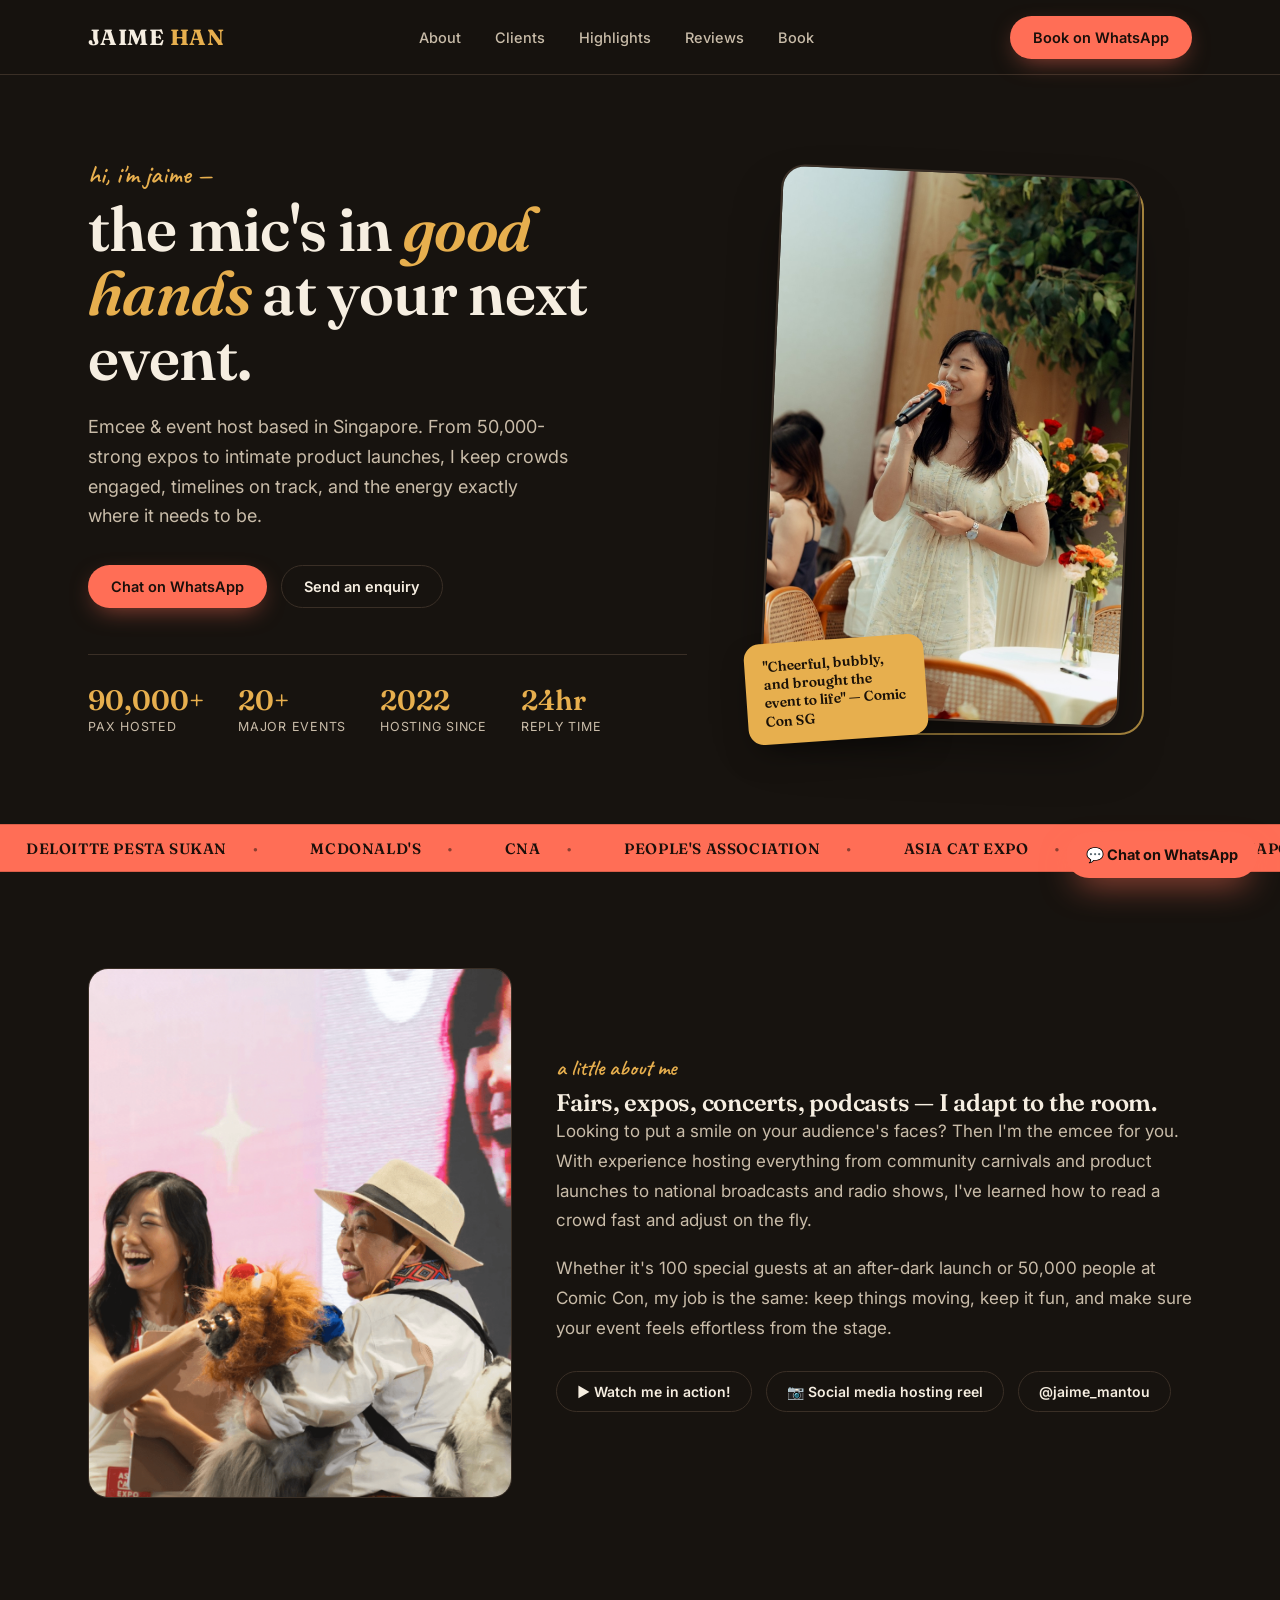
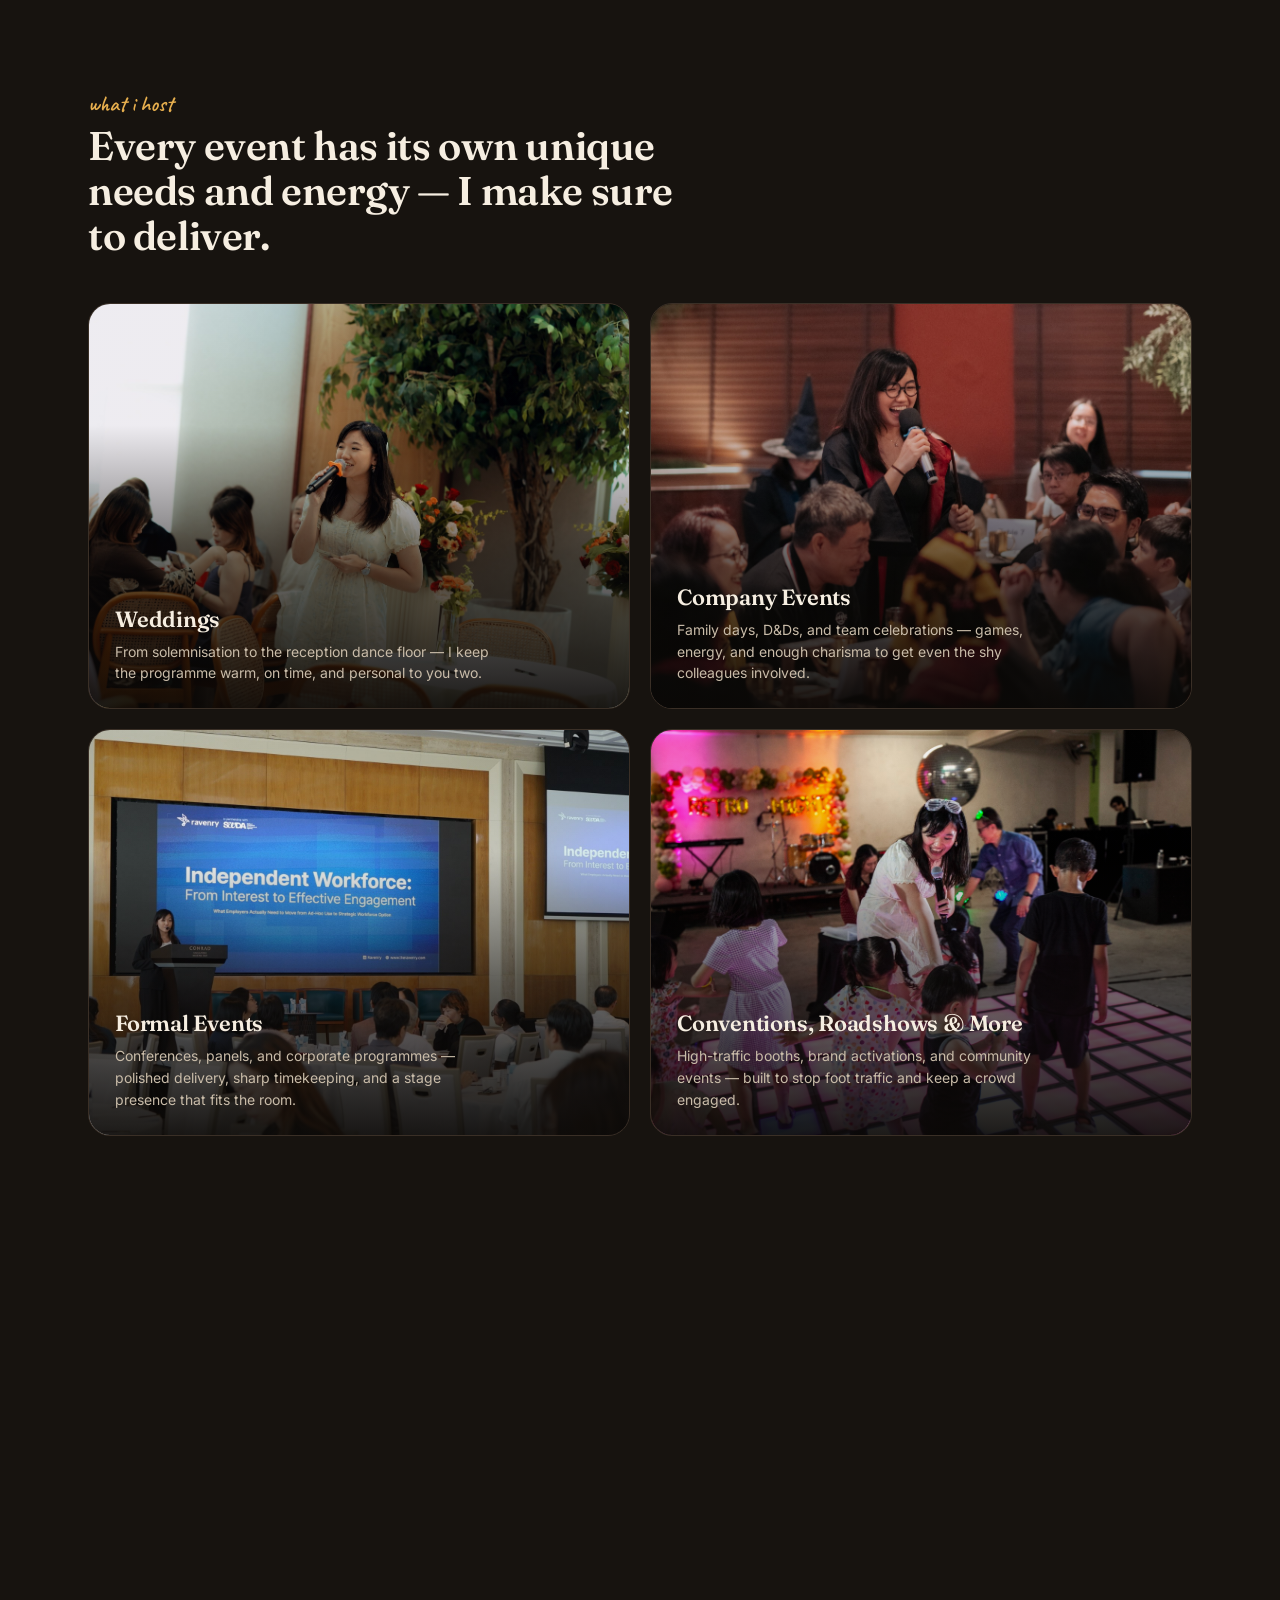
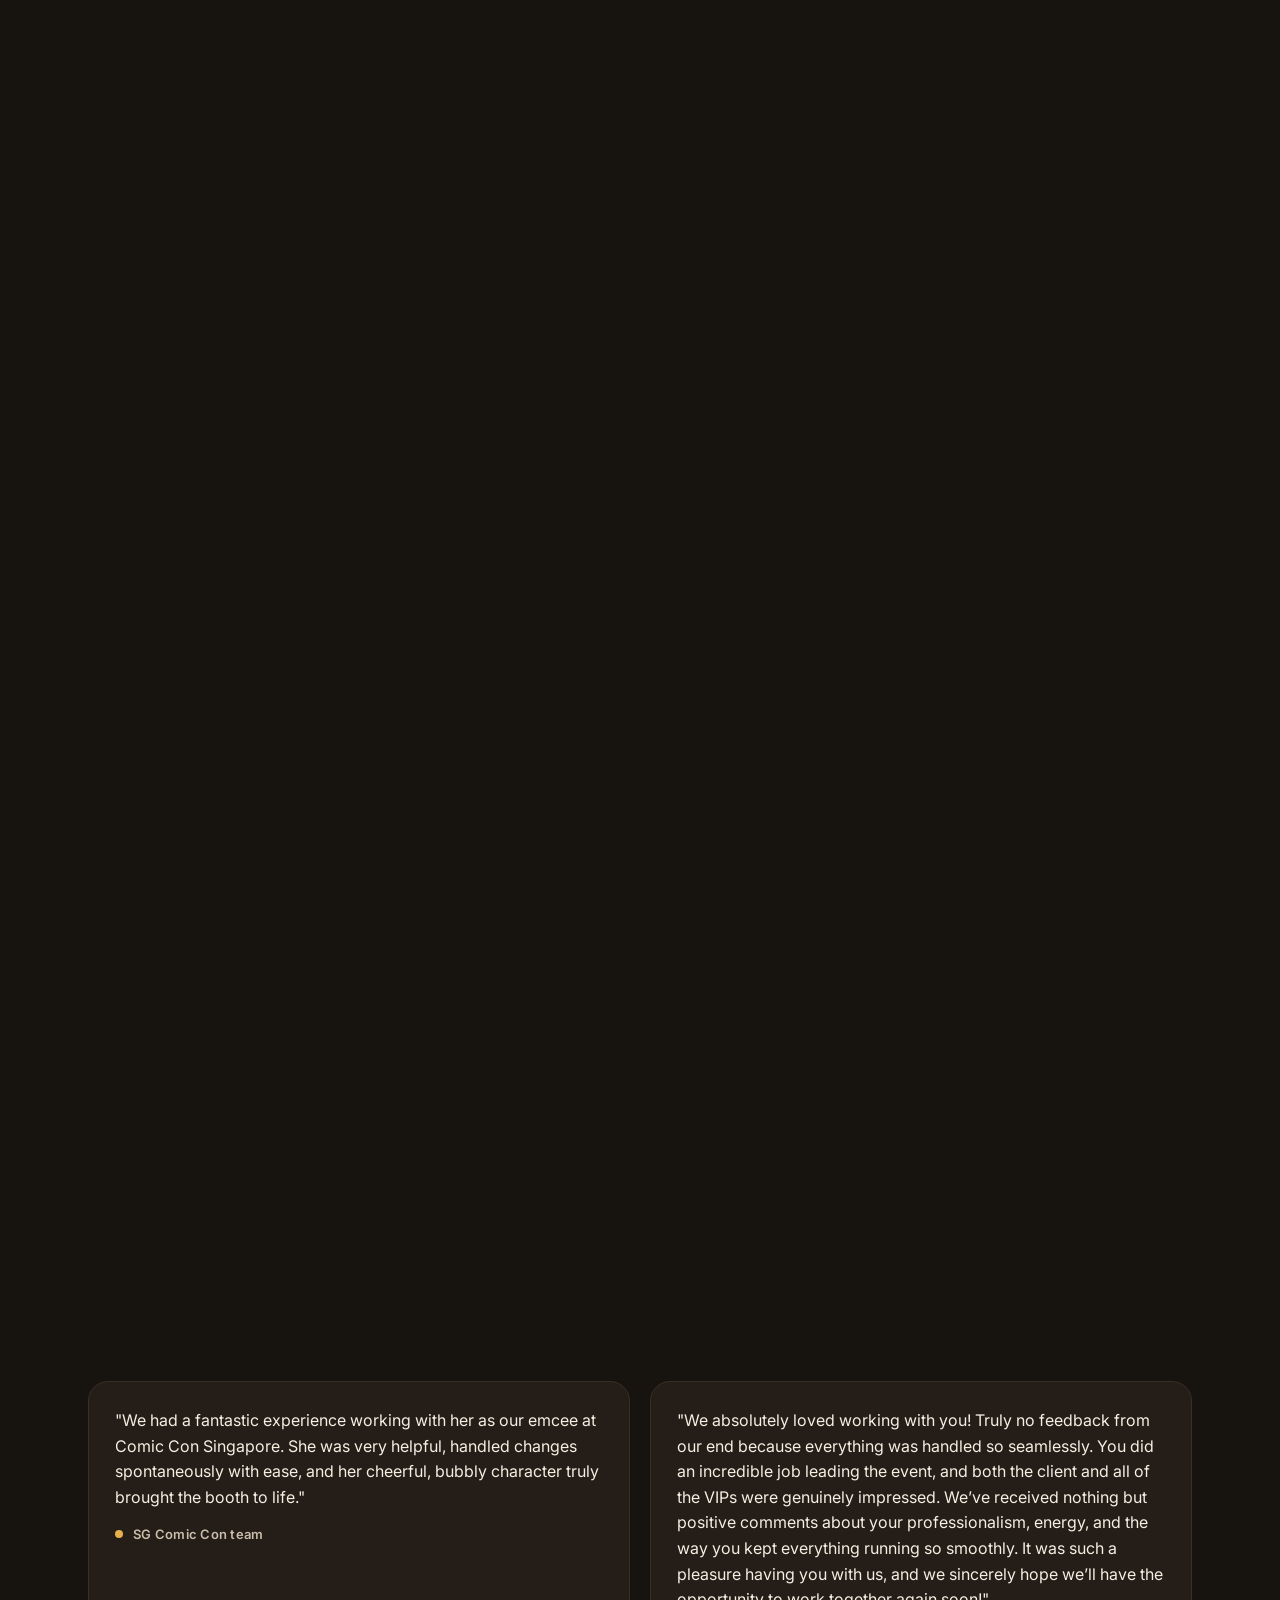
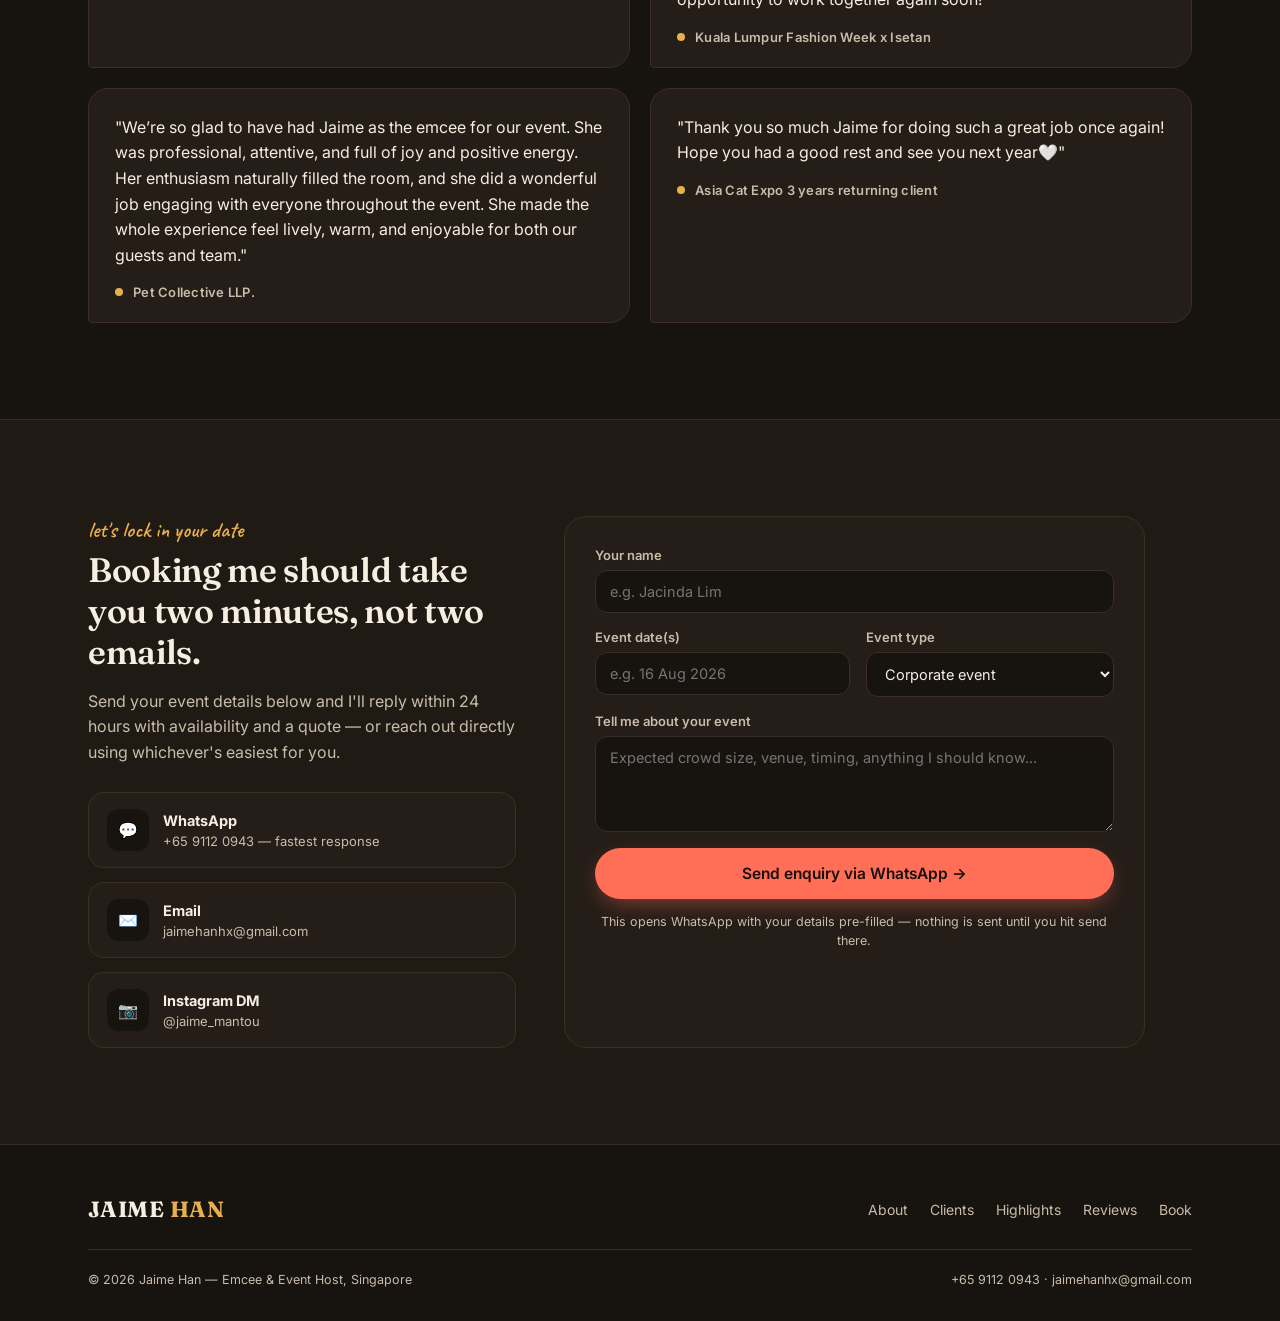
<file: index.html>
<!DOCTYPE html>
<html lang="en">
<head>
<meta charset="UTF-8">
<meta name="viewport" content="width=device-width, initial-scale=1.0">
<title>Jaime Han — Emcee &amp; Event Host, Singapore</title>
<link rel="preconnect" href="https://fonts.googleapis.com">
<link rel="preconnect" href="https://fonts.gstatic.com" crossorigin>
<link href="https://fonts.googleapis.com/css2?family=Fraunces:ital,opsz,wght@0,9..144,400;0,9..144,500;0,9..144,600;0,9..144,700;1,9..144,500;1,9..144,600&family=Inter:wght@400;500;600;700;800&family=Caveat:wght@500;600;700&display=swap" rel="stylesheet">
<link rel="stylesheet" href="style.css">
<link rel="icon" type="image/x-icon" href="/images/favicon-emcee.png">
</head>
<body>

<header>
  <nav class="wrap">
    <a href="#top" class="logo">JAIME <span>HAN</span></a>
    <ul class="nav-links">
      <li><a href="#about">About</a></li>
      <li><a href="#clients">Clients</a></li>
      <li><a href="#highlights">Highlights</a></li>
      <li><a href="#reviews">Reviews</a></li>
      <li><a href="#book">Book</a></li>
    </ul>
    <a class="btn btn-primary nav-cta" href="https://wa.me/6591120943?text=Hi%20Jaime!%20I'd%20love%20to%20check%20your%20availability%20for%20an%20event." target="_blank" rel="noopener">Book on WhatsApp</a>
  </nav>
</header>

<main id="top">
  <section class="hero">
    <div class="wrap">
      <div>
        <span class="hero-eyebrow script">hi, i'm jaime —</span>
        <h1>the mic's in <em>good hands</em> at your next event.</h1>
        <p class="lede">Emcee &amp; event host based in Singapore. From 50,000-strong expos to intimate product launches, I keep crowds engaged, timelines on track, and the energy exactly where it needs to be.</p>
        <div class="hero-ctas">
          <a class="btn btn-primary" href="https://wa.me/6591120943?text=Hi%20Jaime!%20I'd%20love%20to%20check%20your%20availability%20for%20an%20event." target="_blank" rel="noopener">Chat on WhatsApp</a>
          <a class="btn btn-outline" href="#book">Send an enquiry</a>
        </div>
        <div class="stats-row">
          <div><div class="stat-num">90,000+</div><div class="stat-label">Pax Hosted</div></div>
          <div><div class="stat-num">20+</div><div class="stat-label">Major Events</div></div>
          <div><div class="stat-num">2022</div><div class="stat-label">Hosting Since</div></div>
          <div><div class="stat-num">24hr</div><div class="stat-label">Reply Time</div></div>
        </div>
      </div>
      <div class="hero-photo-wrap">
        <img class="hero-photo" src="images/hero2.jpg" alt="Jaime Han, emcee and event host">
        <div class="hero-badge">"Cheerful, bubbly, and brought the event to life" — Comic Con SG</div>
      </div>
    </div>
  </section>

  <div class="ticker-strip">
    <div class="ticker-track" id="tickerTrack">
    </div>
  </div>

  <section class="pad" id="about">
    <div class="wrap about-grid">
      <img class="about-photo reveal" src="images/asia_cat.jpg" alt="Jaime hosting Asia Cat Expo">

      <div class="about-text reveal">
        <span class="eyebrow">a little about me</span>
        <h2>Fairs, expos, concerts, podcasts — I adapt to the room.</h2>
        <p>Looking to put a smile on your audience's faces? Then I'm the emcee for you. With experience hosting everything from community carnivals and product launches to national broadcasts and radio shows, I've learned how to read a crowd fast and adjust on the fly.</p>
        <p>Whether it's 100 special guests at an after-dark launch or 50,000 people at Comic Con, my job is the same: keep things moving, keep it fun, and make sure your event feels effortless from the stage.</p>
        <div class="link-row">
          <a class="link-chip" href="https://drive.google.com/drive/folders/1-ApMhZUr4qy7b8kGEfC4jnCyUd3QiH4K?usp=sharing" target="_blank" rel="noopener">▶ Watch me in action!</a>
          <a class="link-chip" href="https://www.instagram.com/reels/C8y3r4FSX2f/" target="_blank" rel="noopener">📷 Social media hosting reel</a>
          <a class="link-chip" href="https://www.instagram.com/jaime_mantou" target="_blank" rel="noopener">@jaime_mantou</a>
        </div>
      </div>
    </div>
  </section>

    <section class="pad" id="event-types">
    <div class="wrap">
      <div class="section-head reveal">
        <span class="eyebrow">what i host</span>
        <h2>Every event has its own unique needs and energy — I make sure to deliver.</h2>
      </div>
      <div class="event-types-grid">

        <div class="event-type-card reveal">
          <img src="images/wedding1.jpg" alt="Jaime hosting a wedding">
          <div class="event-type-overlay">
            <h3>Weddings</h3>
            <p>From solemnisation to the reception dance floor — I keep the programme warm, on time, and personal to you two.</p>
          </div>
        </div>

        <div class="event-type-card reveal">
          <img src="images/Ykk_Company_Family_Day1.jpg" alt="Jaime hosting a company family day">
          <div class="event-type-overlay">
            <h3>Company Events</h3>
            <p>Family days, D&amp;Ds, and team celebrations — games, energy, and enough charisma to get even the shy colleagues involved.</p>
          </div>
        </div>

        <div class="event-type-card reveal">
          <img src="images/SkillsFuture X Ravenry formal event 1.jpg" alt="Jaime hosting a formal conference">
          <div class="event-type-overlay">
            <h3>Formal Events</h3>
            <p>Conferences, panels, and corporate programmes — polished delivery, sharp timekeeping, and a stage presence that fits the room.</p>
          </div>
        </div>

        <div class="event-type-card reveal">
          <img src="images/Marsiling_PA_RetroNight1.jpg" alt="Jaime hosting a roadshow">
          <div class="event-type-overlay">
            <h3>Conventions, Roadshows &amp; More</h3>
            <p>High-traffic booths, brand activations, and community events — built to stop foot traffic and keep a crowd engaged.</p>
          </div>
        </div>

      </div>
    </div>
  </section>

  <section class="pad" id="highlights">
    <div class="wrap">
      <div class="section-head reveal">
        <span class="eyebrow">some crowds i've hosted</span>
        <h2>Selected highlights</h2>
      </div>
      <div class="grid-highlights">


        <div class="h-card reveal">
          <img src="images/heroimage.jpg" alt="Asia Cat Expo">
          <div class="h-card-body">
            <span class="h-pax">23,000 pax</span>
            <h3>Asia Cat Expo 2024–26</h3>
            <p>Main competition stage emcee and official social media host for Singapore's largest annual cat expo.</p>
          </div>
        </div>

        <div class="h-card reveal">
          <img src="images/comic_con.jpg" alt="SG Comic Con">
          <div class="h-card-body">
            <span class="h-pax">20,000 pax</span>
            <h3>SG Comic Con 2025</h3>
            <p>Emcee for Kayou — hosted special guests and ran live audience games at Singapore's largest pop culture expo.</p>
          </div>
        </div>

        <div class="h-card reveal">
          <img src="images/pet_social.jpg" alt="Pet Social Ground">
          <div class="h-card-body">
            <span class="h-pax">10,000 pax</span>
            <h3>Pet Social Ground 2025</h3>
            <p>Event stage emcee running pet competitions, talks, and audience segments across a full weekend fair.</p>
          </div>
        </div>

        <div class="h-card reveal">
          <img src="images/techweek.jpg" alt="Tech Week Singapore">
          <div class="h-card-body">
            <span class="h-pax">29,000 pax</span>
            <h3>Tech Week Singapore</h3>
            <p>Stage host for one of Asia's biggest tech conferences, with speakers from Microsoft, Google, and TikTok.</p>
          </div>
        </div>

        <div class="h-card reveal">
          <img src="images/mcdonalds.jpg" alt="McDonald's Roadshow">
          <div class="h-card-body">
            <span class="h-pax">5,000 pax</span>
            <h3>McDonald's Roadshow</h3>
            <p>Main emcee running interactive games and prizes at a high-traffic brand activation booth.</p>
          </div>
        </div>

        <div class="h-card reveal">
          <img src="images/pap_eunos.jpg" alt="People's Association CNY Event">
          <div class="h-card-body">
            <span class="h-pax">3,050 pax</span>
            <h3>PA Eunos CNY Event</h3>
            <p>Hosted People's Association's annual Chinese New Year celebration alongside ministers and the local community.</p>
          </div>
        </div>

        <div class="h-card reveal">
          <img src="images/AItalk2.jpg" alt="AI Ntu Talk">
          <div class="h-card-body">
            <span class="h-pax">500 tech professionals</span>
            <h3>PACE Forward x SGInnovate - AI at Work: Redesigning roles and career</h3>
            <p>Tech Talk hosted by NTU Alumni office in collaboration with SGInnovate tackling the issues of AI in the job market</p>
          </div>
        </div>

        <div class="h-card reveal">
          <img src="images/hpb.jpg" alt="HPB">
          <div class="h-card-body">
            <span class="h-pax">425k views</span>
            <h3>Health Promotion Board Social Media Video</h3>
            <p>The main emcee in a social media series from Health Promotion Board interviewing professionals on health tips.</p>
          </div>
        </div>

        <div class="h-card reveal">
          <img src="images/surrey_hills.png" alt="surrey_hills">
          <div class="h-card-body">
            <span class="h-pax">Giveaway 100 winners</span>
            <h3>Surrey Hills New Year Giveaway</h3>
            <p>Hosted a livestream promoting giveaways for surrey hills Lunar New Year Menu.</p>
          </div>
        </div>

        <div class="h-card reveal">
          <img src="images/clubpet_social.png" alt="clubpet socials">
          <div class="h-card-body">
            <span class="h-pax">100k views</span>
            <h3>ClubPet's Social Media Interviews</h3>
            <p>Created social media content for ClubPet's promoting their event and products</p>
          </div>
        </div>

        <div class="h-card reveal">
          <img src="images/digiup.jpg" alt="Digi-up Lunar New Year Celebration">
          <div class="h-card-body">
            <span class="h-pax">Community</span>
            <h3>Digi-Up LNY Celebration</h3>
            <p>Hosted a large-scale community lunar new year celebration, keeping energy high across generations.</p>
          </div>
        </div>

        <div class="h-card reveal">
          <img src="images/leemart.jpg" alt="Lee Mart Livestream">
          <div class="h-card-body">
            <span class="h-pax">500 over weekly viewers</span>
            <h3>Lee Mart Livestreams</h3>
            <p>Weekly livestream host running giveaways and product features for Korean brand Lee Mart, plus CNA podcast work.</p>
          </div>
        </div>

      </div>
    </div>
  </section>

   <section class="pad" id="clients">
    <div class="wrap">
      <div class="section-head reveal">
        <span class="eyebrow">the receipts</span>
        <h2>Brands &amp; organisations I've worked with</h2>
      </div>
      <div class="clients-grid">
        <div class="client-card reveal">
          <img src="images/mcdonalds_logoo.png" alt="McDonald's logo">
        </div>
        <div class="client-card reveal">
          <img src="images/comic_con_logo.png" alt="Comic Con logo">
        </div>
        <div class="client-card reveal">
          <img src="images/CNA-logo.gif" alt="Channel News Asia logo">
        </div>
        <div class="client-card reveal">
          <img src="images/PA_logo.png" alt="People's Association logo">
        </div>
        <div class="client-card reveal">
          <img src="images/safra_logo.jpeg" alt="SAFRA logo">
        </div>
        <div class="client-card reveal">
          <img src="images/asia_cat_logo.png" alt="Asia Cat Expo logo">
        </div>
        <div class="client-card reveal">
          <img src="images/techweek_logo.jpg" alt="Tech Week Singapore logo">
        </div>
        <div class="client-card reveal">
          <img src="images/surrey_hills_logo.png" alt="Surrey Hills Grocer logo">
        </div>
        <div class="client-card reveal">
          <img src="images/ykk_logo.png" alt="YKK Manufacturing Corporation logo">
        </div>
        <div class="client-card reveal">
          <img src="images/clubpets_logo.png" alt="ClubPets logo">
        </div>
        <div class="client-card reveal">
          <img src="images/deloitte_logo.jpg" alt="Deloitte logo">
        </div>
        <div class="client-card reveal">
          <img src="images/leemart_logo.png" alt="Lee Mart logo">
        </div>
        <div class="client-card reveal">
          <img src="images/kayou_logo.png" alt="Kayou logo">
        </div>
        <div class="client-card reveal">
          <img src="images/netball_logo.png" alt="Netball Singapore logo">
        </div>
        <div class="client-card reveal">
          <img src="images/statos_logo.png" alt="STATOS (Sarawak Tourism) logo">
        </div>
        <div class="client-card reveal">
          <img src="images/ntuusp_logo.png" alt="NTU Scholars Programme logo">
        </div>
        <div class="client-card reveal">
          <img src="images/pace_logo.jpg" alt="NTU Alumni Outreach logo">
        </div>
        <div class="client-card reveal">
          <img src="images/temasek_logo.png" alt="Temasek Polytechnic logo">
        </div>
        <div class="client-card reveal">
          <img src="images/digiup_logo.jpg" alt="Digi-Up Studios logo">
        </div>
         <div class="client-card reveal">
          <img src="images/atomic_events_logo.jpg" alt="atomic events">
        </div>
      </div>
    </div>
  </section>

  <section class="pad" id="reviews">
    <div class="wrap">
      <div class="section-head reveal">
        <span class="eyebrow">kind words</span>
        <h2>What clients say</h2>
      </div>
      <div class="bubble-grid">
        <div class="bubble reveal">
          <p>"We had a fantastic experience working with her as our emcee at Comic Con Singapore. She was very helpful, handled changes spontaneously with ease, and her cheerful, bubbly character truly brought the booth to life."</p>
          <div class="bubble-tag"><div class="bubble-dot"></div><span>SG Comic Con team</span></div>
        </div>
        <div class="bubble reveal">
          <p>"We absolutely loved working with you! Truly no feedback from our end because everything was handled so seamlessly. You did an incredible job leading the event, and both the client and all of the VIPs were genuinely impressed. We’ve received nothing but positive comments about your professionalism, energy, and the way you kept everything running so smoothly. It was such a pleasure having you with us, and we sincerely hope we’ll have the opportunity to work together again soon!"</p>
          <div class="bubble-tag"><div class="bubble-dot"></div><span>Kuala Lumpur Fashion Week x Isetan </span></div>
        </div>
        <div class="bubble reveal">
          <p>"We’re so glad to have had Jaime as the emcee for our event. She was professional, attentive, and full of joy and positive energy. Her enthusiasm naturally filled the room, and she did a wonderful job engaging with everyone throughout the event. She made the whole experience feel lively, warm, and enjoyable for both our guests and team."</p>
          <div class="bubble-tag"><div class="bubble-dot"></div><span>Pet Collective LLP.</span></div>
        </div>
        <div class="bubble reveal">
          <p>"Thank you so much Jaime for doing such a great job once again! Hope you had a good rest and see you next year🤍"</p>
          <div class="bubble-tag"><div class="bubble-dot"></div><span>Asia Cat Expo 3 years returning client</span></div>
        </div>
      </div>
    </div>
  </section>

  <section class="book-section pad" id="book">
    <div class="wrap book-grid">
      <div class="reveal">
        <span class="eyebrow">let's lock in your date</span>
        <h2 style="font-size:clamp(26px,3.2vw,34px); line-height:1.2; margin-bottom:16px;">Booking me should take you two minutes, not two emails.</h2>
        <p style="color:var(--cream-dim); font-size:16px; line-height:1.6;">Send your event details below and I'll reply within 24 hours with availability and a quote — or reach out directly using whichever's easiest for you.</p>
        <div class="contact-cards">
          <a class="contact-card" href="https://wa.me/6591120943" target="_blank" rel="noopener">
            <span class="cc-icon">💬</span>
            <span><span class="cc-title">WhatsApp</span><br><span class="cc-sub">+65 9112 0943 — fastest response</span></span>
          </a>
          <a class="contact-card" href="mailto:jaimehanhx@gmail.com">
            <span class="cc-icon">✉️</span>
            <span><span class="cc-title">Email</span><br><span class="cc-sub">jaimehanhx@gmail.com</span></span>
          </a>
          <a class="contact-card" href="https://www.instagram.com/jaime_mantou" target="_blank" rel="noopener">
            <span class="cc-icon">📷</span>
            <span><span class="cc-title">Instagram DM</span><br><span class="cc-sub">@jaime_mantou</span></span>
          </a>
        </div>
      </div>

      <form class="enquiry reveal" id="enquiryForm">
        <div class="field">
          <label for="fname">Your name</label>
          <input type="text" id="fname" placeholder="e.g. Jacinda Lim" required>
        </div>
        <div class="field-row two">
          <div class="field">
            <label for="fdate">Event date(s)</label>
            <input type="text" id="fdate" placeholder="e.g. 16 Aug 2026">
          </div>
          <div class="field">
            <label for="ftype">Event type</label>
            <select id="ftype">
              <option>Corporate event</option>
              <option>Roadshow / brand activation</option>
              <option>Wedding</option>
              <option>Community event</option>
              <option>Livestream / social hosting</option>
              <option>Other</option>
            </select>
          </div>
        </div>
        <div class="field">
          <label for="fmsg">Tell me about your event</label>
          <textarea id="fmsg" placeholder="Expected crowd size, venue, timing, anything I should know..."></textarea>
        </div>
        <button type="submit" class="btn btn-primary submit-btn">Send enquiry via WhatsApp →</button>
        <p class="form-note">This opens WhatsApp with your details pre-filled — nothing is sent until you hit send there.</p>
      </form>
    </div>
  </section>
</main>

<footer>
  <div class="wrap">
    <div class="footer-grid">
      <a href="#top" class="logo">JAIME <span>HAN</span></a>
      <ul class="footer-links">
        <li><a href="#about">About</a></li>
        <li><a href="#clients">Clients</a></li>
        <li><a href="#highlights">Highlights</a></li>
        <li><a href="#reviews">Reviews</a></li>
        <li><a href="#book">Book</a></li>
      </ul>
    </div>
    <div class="footer-bottom">
      <span>© 2026 Jaime Han — Emcee &amp; Event Host, Singapore</span>
      <span>+65 9112 0943 · jaimehanhx@gmail.com</span>
    </div>
  </div>
</footer>

<a class="float-cta" href="https://wa.me/6591120943?text=Hi%20Jaime!%20I'd%20love%20to%20check%20your%20availability%20for%20an%20event." target="_blank" rel="noopener">💬 Chat on WhatsApp</a>

<script>
  // Build the ticker content
  const clients = ["Deloitte Pesta Sukan","McDonald's","CNA","People's Association","Asia Cat Expo","Tech Week Singapore","SG Comic Con","NTU","Schesir & Silversky","Lee Mart","Sarawak Tourism (STATOS)"];
  const track = document.getElementById('tickerTrack');
  const loopContent = clients.concat(clients).map(c => `<span>${c}</span>`).join('');
  track.innerHTML = loopContent;

  // Reveal on scroll
  const revealEls = document.querySelectorAll('.reveal');
  const io = new IntersectionObserver((entries)=>{
    entries.forEach(e=>{ if(e.isIntersecting){ e.target.classList.add('in'); io.unobserve(e.target); } });
  }, {threshold:0.12});
  revealEls.forEach(el=>io.observe(el));

  // Enquiry form -> WhatsApp deep link
  document.getElementById('enquiryForm').addEventListener('submit', function(e){
    e.preventDefault();
    const name = document.getElementById('fname').value || 'there';
    const date = document.getElementById('fdate').value || 'TBC';
    const type = document.getElementById('ftype').value;
    const msg = document.getElementById('fmsg').value || '';
    const text = `Hi Jaime! My name is ${name}. I'm enquiring about emcee services for a ${type} on ${date}. ${msg}`;
    const url = 'https://wa.me/6591120943?text=' + encodeURIComponent(text);
    window.open(url, '_blank');
  });
</script>

</body>
</html>
</file>
<file: style.css>
:root{
    --bg: #17130F;
    --bg-soft: #201A15;
    --panel: #241D18;
    --panel-line: #3a2f26;
    --cream: #F6EEE1;
    --cream-dim: #C9BCA9;
    --gold: #E7AF4E;
    --gold-dim: #a9873f;
    --coral: #FF6E56;
    --coral-dim: #7a3226;
    --radius: 18px;
  }
  *{box-sizing:border-box;}
  html{scroll-behavior:smooth;}
  body{
    margin:0;
    background:var(--bg);
    color:var(--cream);
    font-family:'Inter', sans-serif;
    -webkit-font-smoothing:antialiased;
    overflow-x:hidden;
  }
  h1,h2,h3,.serif{
    font-family:'Fraunces', serif;
    font-weight:600;
    letter-spacing:-0.01em;
    margin:0;
  }
  .script{
    font-family:'Caveat', cursive;
    color:var(--gold);
    font-weight:600;
  }
  a{color:inherit;}
  img{display:block; max-width:100%;}
  .wrap{max-width:1160px; margin:0 auto; padding:0 28px;}
  section{position:relative;}

  /* ---------- NAV ---------- */
  header{
    position:fixed; top:0; left:0; right:0; z-index:50;
    background:rgba(23,19,15,0.82);
    backdrop-filter:blur(10px);
    border-bottom:1px solid var(--panel-line);
  }
  nav.wrap{
    display:flex; align-items:center; justify-content:space-between;
    height:74px;
  }
  .logo{
    font-family:'Fraunces', serif;
    font-size:22px;
    font-weight:700;
    letter-spacing:0.02em;
    text-decoration:none;
  }
  .logo span{color:var(--gold);}
  .nav-links{
    display:flex; gap:34px; align-items:center;
    list-style:none; margin:0; padding:0;
  }
  .nav-links a{
    text-decoration:none; color:var(--cream-dim); font-size:14.5px;
    font-weight:500; transition:color .2s;
  }
  .nav-links a:hover{color:var(--gold);}
  .btn{
    display:inline-flex; align-items:center; gap:8px;
    padding:12px 22px; border-radius:100px;
    font-weight:600; font-size:14.5px; text-decoration:none;
    border:1px solid transparent; cursor:pointer; white-space:nowrap;
    transition:transform .18s ease, box-shadow .18s ease, background .18s ease;
    font-family:'Inter', sans-serif;
  }
  .btn:hover{transform:translateY(-2px);}
  .btn-primary{background:var(--coral); color:#1a0f0a; box-shadow:0 8px 24px -8px rgba(255,110,86,0.6);}
  .btn-primary:hover{box-shadow:0 12px 28px -6px rgba(255,110,86,0.75);}
  .btn-outline{background:transparent; border-color:var(--panel-line); color:var(--cream);}
  .btn-outline:hover{border-color:var(--gold); color:var(--gold);}
  .nav-cta{display:none;}
  @media(min-width:880px){.nav-cta{display:inline-flex;}}
  .nav-links{display:none;}
  @media(min-width:880px){.nav-links{display:flex;}}
  .burger{display:inline-flex;}
  @media(min-width:880px){.burger{display:none;}}
  .burger{background:none;border:1px solid var(--panel-line);border-radius:10px;color:var(--cream);width:42px;height:42px;align-items:center;justify-content:center;cursor:pointer;}

  /* ---------- HERO ---------- */
  .hero{
    padding:158px 0 90px;
    position:relative;
  }
  .hero .wrap{
    display:grid; grid-template-columns:1fr; gap:52px; align-items:center;
  }
  @media(min-width:940px){
    .hero .wrap{grid-template-columns:1.05fr 0.85fr; gap:20px;}
  }
  .hero-eyebrow{font-size:26px; display:block; margin-bottom:6px;}
  .hero h1{
    font-size:clamp(38px, 5.4vw, 62px);
    line-height:1.04;
  }
  .hero h1 em{font-style:italic; color:var(--gold);}
  .hero p.lede{
    margin-top:22px; font-size:18px; line-height:1.65; color:var(--cream-dim);
    max-width:480px;
  }
  .hero-ctas{display:flex; gap:14px; margin-top:34px; flex-wrap:wrap;}
  .stats-row{
    display:flex; gap:34px; margin-top:46px; flex-wrap:wrap;
    padding-top:28px; border-top:1px solid var(--panel-line);
  }
  .stat-num{font-family:'Fraunces',serif; font-size:28px; color:var(--gold); font-weight:600;}
  .stat-label{font-size:12.5px; color:var(--cream-dim); text-transform:uppercase; letter-spacing:0.06em; margin-top:2px;}

  .hero-photo-wrap{position:relative; justify-self:center;}
  .hero-photo{
    width:min(360px, 82vw);
    border-radius:24px;
    border:2px solid var(--panel-line);
    box-shadow:0 30px 60px -20px rgba(0,0,0,0.6);
    transform:rotate(2.5deg);
    position:relative; z-index:2;
  }
  .hero-badge{
    position:absolute; z-index:3; bottom:-18px; left:-24px;
    background:var(--gold); color:#1a1108;
    border-radius:16px; padding:14px 18px;
    font-family:'Fraunces',serif; font-weight:600; font-size:14px;
    box-shadow:0 14px 30px -10px rgba(0,0,0,0.5);
    transform:rotate(-4deg);
    max-width:180px; line-height:1.3;
  }
  .hero-photo-wrap::before{
    content:'';
    position:absolute; inset:14px -14px -14px 14px;
    border:2px solid var(--gold-dim); border-radius:24px; z-index:1;
  }

  /* ---------- TICKER ---------- */
  .ticker-strip{
    background:var(--coral); color:#1a0f0a;
    padding:13px 0; overflow:hidden; white-space:nowrap;
    border-top:1px solid rgba(0,0,0,0.15); border-bottom:1px solid rgba(0,0,0,0.15);
  }
  .ticker-track{
    display:inline-flex; gap:0; animation:scroll-left 32s linear infinite;
  }
  .ticker-strip:hover .ticker-track{animation-play-state:paused;}
  .ticker-track span{
    font-family:'Fraunces', serif; font-weight:600; font-size:15px;
    padding:0 26px; display:inline-flex; align-items:center; gap:26px;
    text-transform:uppercase; letter-spacing:0.04em;
  }
  .ticker-track span::after{content:'●'; font-size:8px; opacity:0.5;}
  @keyframes scroll-left{
    from{transform:translateX(0);}
    to{transform:translateX(-50%);}
  }

  /* ---------- SECTION HEADERS ---------- */
  .eyebrow{
    font-family:'Caveat', cursive; color:var(--gold); font-size:22px;
    display:block; margin-bottom:6px; font-weight:600;
  }
  .section-head{margin-bottom:44px; max-width:600px;}
  .section-head h2{font-size:clamp(28px,3.6vw,40px); line-height:1.12;}
  section.pad{padding:96px 0;}

  /* ---------- ABOUT ---------- */
  .about-grid{
    display:grid; grid-template-columns:1fr; gap:44px; align-items:center;
  }
  @media(min-width:900px){.about-grid{grid-template-columns:0.8fr 1.2fr;}}
  .about-photo{
    border-radius:20px; overflow:hidden; border:1px solid var(--panel-line);
    aspect-ratio:4/5; object-fit:cover; width:100%;
  }
  .about-text p{font-size:17px; line-height:1.75; color:var(--cream-dim); margin:0 0 18px;}
  .link-row{display:flex; gap:14px; margin-top:28px; flex-wrap:wrap;}
  .link-chip{
    display:inline-flex; align-items:center; gap:8px;
    border:1px solid var(--panel-line); border-radius:100px;
    padding:11px 20px; font-size:14px; font-weight:600; text-decoration:none;
    color:var(--cream); transition: border-color .2s, color .2s;
  }
  .link-chip:hover{border-color:var(--gold); color:var(--gold);}


 /* ---------- EVENT TYPES GRID ---------- */
  .event-types-grid{
    display:grid; grid-template-columns:1fr; gap:20px;
  }
  @media(min-width:720px){.event-types-grid{grid-template-columns:1fr 1fr;}}
  .event-type-card{
    position:relative; border-radius:22px; overflow:hidden;
    aspect-ratio:4/3; border:1px solid var(--panel-line);
  }
  .event-type-card img{
    position:absolute; inset:0; width:100%; height:100%;
    object-fit:cover; transition:transform .5s ease;
  }
  .event-type-card:hover img{transform:scale(1.06);}
  .event-type-card::after{
    content:''; position:absolute; inset:0;
    background:linear-gradient(to top, rgba(10,8,6,0.92) 0%, rgba(10,8,6,0.55) 38%, rgba(10,8,6,0.05) 70%);
  }
  .event-type-overlay{
    position:absolute; left:0; right:0; bottom:0; z-index:2;
    padding:26px 26px 24px;
  }
  .event-type-overlay h3{
    font-size:22px; color:var(--cream); margin-bottom:8px;
  }
  .event-type-overlay p{
    font-size:14px; line-height:1.55; color:var(--cream-dim);
    max-width:380px; margin:0;
  }


  /* ---------- CLIENTS GRID ---------- */
  .clients-grid{
    display:grid; grid-template-columns:repeat(2,1fr); gap:16px;
  }
  @media(min-width:640px){.clients-grid{grid-template-columns:repeat(3,1fr);}}
  @media(min-width:940px){.clients-grid{grid-template-columns:repeat(4,1fr);}}
  .client-card{
    background:none;
    border-radius:18px; padding:22px;
    display:flex; align-items:center; justify-content:center;
    min-height:96px;
    /* border:none; box-shadow:0 10px 24px -12px rgba(0,0,0,0.55); */
    transition:transform .22s ease, box-shadow .22s ease;
  }
  .client-card:hover{
    transform:translateY(-5px);
    /* box-shadow:0 16px 30px -12px rgba(0,0,0,0.6); */
  }
  .client-card img{
    max-width:100%; max-height:120px; width:auto; height:auto;
    object-fit:contain;
    border-radius: 12px; 
  }
 

  /* sticker-wall palette + slight alternating tilt for a pinned-up feel
  .client-card:nth-child(12n+1){ background:#C0392B; transform:rotate(-2deg); }
  .client-card:nth-child(12n+1) span{ color:#FCEDD3; }
  .client-card:nth-child(12n+2){ background:#191919; transform:rotate(1.5deg); }
  .client-card:nth-child(12n+2) span{ color:#FF6E56; }
  .client-card:nth-child(12n+3){ background:#33502F; transform:rotate(-1deg); }
  .client-card:nth-child(12n+3) span{ color:#F6EEE1; }
  .client-card:nth-child(12n+4){ background:#F3E7D3; transform:rotate(2deg); }
  .client-card:nth-child(12n+4) span{ color:#241D18; }
  .client-card:nth-child(12n+5){ background:#E7AF4E; transform:rotate(-1.5deg); }
  .client-card:nth-child(12n+5) span{ color:#241D18; }
  .client-card:nth-child(12n+6){ background:#F6EEE1; transform:rotate(1deg); }
  .client-card:nth-child(12n+6) span{ color:#7a2f22; }
  .client-card:nth-child(12n+7){ background:#5C1A1A; transform:rotate(-2.5deg); }
  .client-card:nth-child(12n+7) span{ color:#F6EEE1; }
  .client-card:nth-child(12n+8){ background:#D1631F; transform:rotate(1.5deg); }
  .client-card:nth-child(12n+8) span{ color:#1a1108; }
  .client-card:nth-child(12n+9){ background:#22303A; transform:rotate(-1deg); }
  .client-card:nth-child(12n+9) span{ color:#F6EEE1; }
  .client-card:nth-child(12n+10){ background:#6b7a3a; transform:rotate(2deg); }
  .client-card:nth-child(12n+10) span{ color:#F6EEE1; }
  .client-card:nth-child(12n+11){ background:#241D18; transform:rotate(-1.5deg); }
  .client-card:nth-child(12n+11) span{ color:#E7AF4E; }
  .client-card:nth-child(12n+12){ background:#8a3a1e; transform:rotate(1deg); }
  .client-card:nth-child(12n+12) span{ color:#F6EEE1; } */

  /* ---------- HIGHLIGHTS GRID ---------- */
  .grid-highlights{
    display:grid; grid-template-columns:repeat(2,1fr); gap:24px;
  }
  @media(min-width:720px){.grid-highlights{grid-template-columns:repeat(4,1fr);}}
  .h-card{
    background:var(--panel); border:1px solid var(--panel-line);
    border-radius:var(--radius); overflow:hidden;
    transition:transform .25s ease, border-color .25s ease;
  }
  .h-card:hover{transform:translateY(-6px); border-color:var(--gold-dim);}
  .h-card img{width:100%; aspect-ratio:4/5; object-fit:cover;}
  .h-card-body{padding:16px 16px 18px;}
  .h-pax{
    display:inline-block; background:var(--coral); color:#1a0f0a;
    font-size:11.5px; font-weight:700; padding:3px 10px; border-radius:100px;
    margin-bottom:9px; letter-spacing:0.02em;
  }
  .h-card-body h3{font-size:16px; line-height:1.3; font-weight:600;}
  .h-card-body p{font-size:13px; color:var(--cream-dim); margin:8px 0 0; line-height:1.5;}

  /* ---------- TESTIMONIALS ---------- */
  .bubble-grid{
    display:grid; grid-template-columns:1fr; gap:20px;
  }
  @media(min-width:760px){.bubble-grid{grid-template-columns:1fr 1fr;}}
  .bubble{
    background:var(--panel); border:1px solid var(--panel-line);
    border-radius:20px 20px 20px 4px;
    padding:26px 26px 22px;
    position:relative;
  }
  .bubble p{font-size:16px; line-height:1.6; color:var(--cream); margin:0;}
  .bubble-tag{
    margin-top:16px; display:flex; align-items:center; gap:10px;
  }
  .bubble-dot{width:8px; height:8px; border-radius:50%; background:var(--gold);}
  .bubble-tag span{font-size:13px; color:var(--cream-dim); font-weight:600; letter-spacing:0.02em;}

  /* ---------- BOOKING ---------- */
  .book-section{background:var(--bg-soft); border-top:1px solid var(--panel-line); border-bottom:1px solid var(--panel-line);}
  .book-grid{display:grid; grid-template-columns:1fr; gap:48px;}
  @media(min-width:940px){.book-grid{grid-template-columns:0.9fr 1.1fr;}}
  .contact-cards{display:flex; flex-direction:column; gap:14px; margin-top:26px;}
  .contact-card{
    display:flex; align-items:center; gap:14px;
    background:var(--panel); border:1px solid var(--panel-line);
    border-radius:16px; padding:16px 18px; text-decoration:none; color:var(--cream);
    transition:border-color .2s, transform .2s;
  }
  .contact-card:hover{border-color:var(--gold); transform:translateX(4px);}
  .cc-icon{
    width:42px; height:42px; border-radius:12px; background:var(--bg);
    display:flex; align-items:center; justify-content:center; flex-shrink:0;
    color:var(--gold);
  }
  .cc-title{font-weight:700; font-size:14.5px;}
  .cc-sub{font-size:13px; color:var(--cream-dim); margin-top:1px;}

  form.enquiry{
    background:var(--panel); border:1px solid var(--panel-line);
    border-radius:22px; padding:30px;
  }
  .field-row{display:grid; grid-template-columns:1fr; gap:16px;}
  @media(min-width:520px){.field-row.two{grid-template-columns:1fr 1fr;}}
  .field{display:flex; flex-direction:column; gap:7px; margin-bottom:16px;}
  .field label{font-size:13px; font-weight:600; color:var(--cream-dim);}
  .field input, .field select, .field textarea{
    background:var(--bg); border:1px solid var(--panel-line); border-radius:12px;
    padding:12px 14px; color:var(--cream); font-family:'Inter',sans-serif; font-size:14.5px;
    outline:none; transition:border-color .2s;
  }
  .field input:focus, .field select:focus, .field textarea:focus{border-color:var(--gold);}
  .field textarea{resize:vertical; min-height:96px;}
  .submit-btn{width:100%; justify-content:center; padding:15px; font-size:15.5px;}
  .form-note{font-size:12.5px; color:var(--cream-dim); margin-top:14px; text-align:center; line-height:1.5;}

  /* ---------- FOOTER ---------- */
  footer{padding:50px 0 34px;}
  .footer-grid{
    display:flex; flex-wrap:wrap; align-items:center; justify-content:space-between;
    gap:20px; padding-bottom:26px; border-bottom:1px solid var(--panel-line);
  }
  .footer-links{display:flex; gap:22px; list-style:none; padding:0; margin:0; flex-wrap:wrap;}
  .footer-links a{text-decoration:none; color:var(--cream-dim); font-size:14px;}
  .footer-links a:hover{color:var(--gold);}
  .footer-bottom{
    display:flex; justify-content:space-between; flex-wrap:wrap; gap:10px;
    margin-top:22px; font-size:12.5px; color:var(--cream-dim);
  }

  /* ---------- FLOATING WHATSAPP ---------- */
  .float-cta{
    position:fixed; right:22px; bottom:22px; z-index:60;
    display:flex; align-items:center; gap:10px;
    background:var(--coral); color:#1a0f0a; text-decoration:none;
    padding:14px 20px; border-radius:100px; font-weight:700; font-size:14.5px;
    box-shadow:0 14px 34px -10px rgba(255,110,86,0.65);
    transition:transform .2s;
  }
  .float-cta:hover{transform:translateY(-3px) scale(1.02);}

  .reveal{opacity:0; transform:translateY(18px); transition:opacity .7s ease, transform .7s ease;}
  .reveal.in{opacity:1; transform:translateY(0);}

  ::selection{background:var(--coral); color:#1a0f0a;}
</file>
